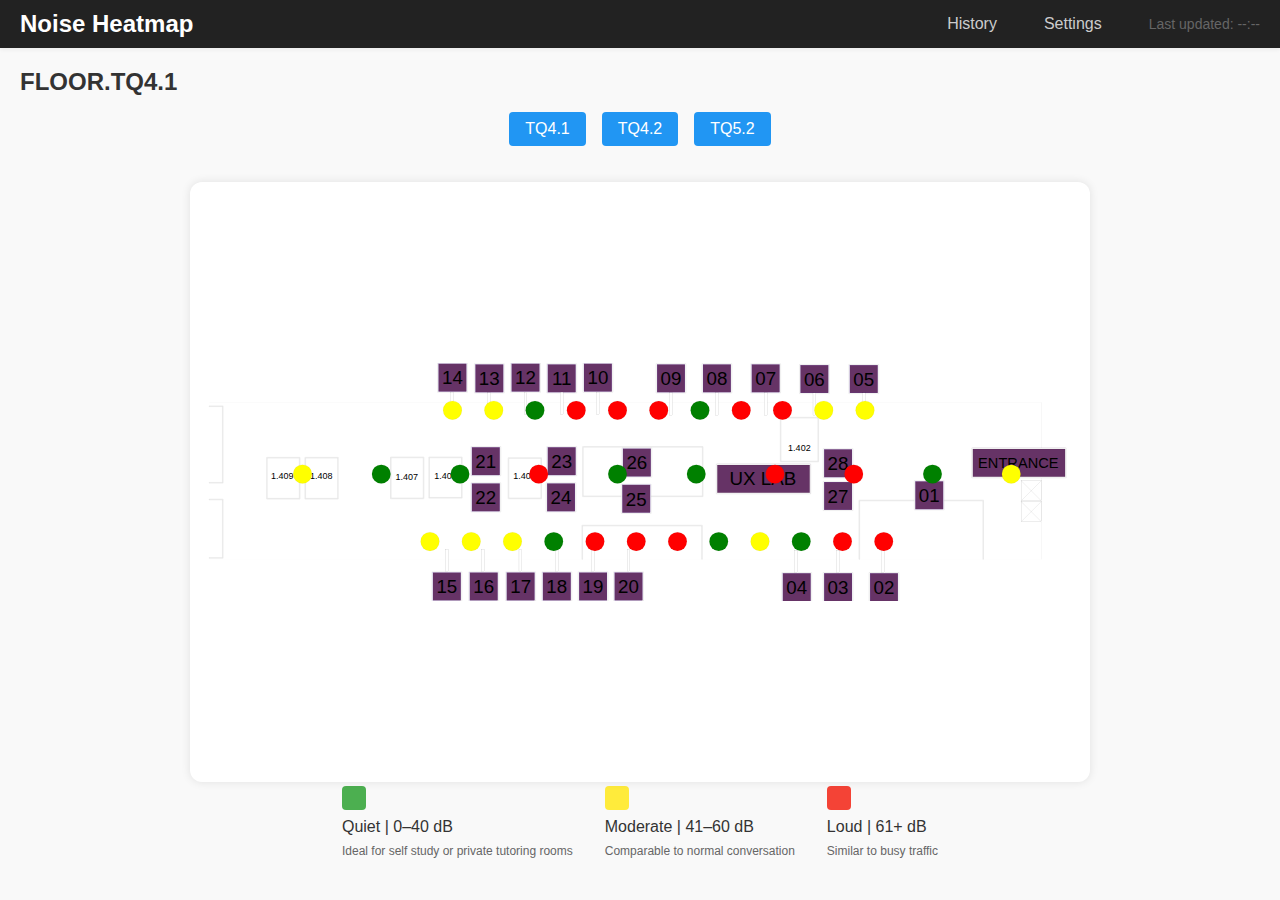
<file: TQ4.1-floor.html>
<!DOCTYPE html>
<html lang="en">
<head>
    <meta charset="UTF-8">
    <meta name="viewport" content="width=device-width, initial-scale=1.0">
    <title>TQ4.1</title>
    <link rel="stylesheet" href="./css/style.css" />
</head>
<body>
    <!-- Header -->
    <header>
      <h1>Noise Heatmap</h1>
      <div class="nav-links">
        <a href="#" id="navHistory">History</a>
        <a href="#" id="navSettings">Settings</a>
        <span id="lastUpdated">Last updated: --:--</span>
      </div>
    </header>
  
    <!-- Main Content -->
    <main>
      <h2 id="floor-title">TQ 4.1</h2>

      <div id="button-container">
        <button onclick="switchFloor('floor_TQ4.1')">TQ4.1</button>
        <button onclick="switchFloor('floor_TQ4.2')">TQ4.2</button>
        <button onclick="switchFloor('floor_TQ5.2')">TQ5.2</button>
      </div>

      <div class="layered-map-container">
        <div class="map-container">
          <div class="map-placeholder">
          <svg viewBox="0 0 2400 600" id="floorplan">
            <defs>
              <filter id="blur-filter" x="-10" y="-10" width="200" height="200">
                <feGaussianBlur in="SourceGraphic" stdDeviation="2" />
              </filter>
            </defs>
            <g id="top-row" transform="translate(100, 100)"></g>
            <g id="middle-row" transform="translate(100, 300)"></g>
            <g id="bottom-row" transform="translate(100, 500)"></g>
          </svg>
          </div>
        </div>
          <div id="floor-canvas" class="svg-container">
            <img src="./assets/floor_tq4_1.svg" alt="TQ4.1 Floor Plan" />
          </div>
      </div>
      
      <div class="legend">
        <div class="legend-item">
          <span class="legend-color quiet"></span>
          <span>Quiet | 0–40 dB</span>
          <small>Ideal for self study or private tutoring rooms</small>
        </div>
        <div class="legend-item">
          <span class="legend-color moderate"></span>
          <span>Moderate | 41–60 dB</span>
          <small>Comparable to normal conversation</small>
        </div>
        <div class="legend-item">
          <span class="legend-color loud"></span>
          <span>Loud | 61+ dB</span>
          <small>Similar to busy traffic</small>
        </div>
      </div>
    </main>
  
    <script src="./javascript/script4-1.js"></script>

    
  </body>
</html>
</file>
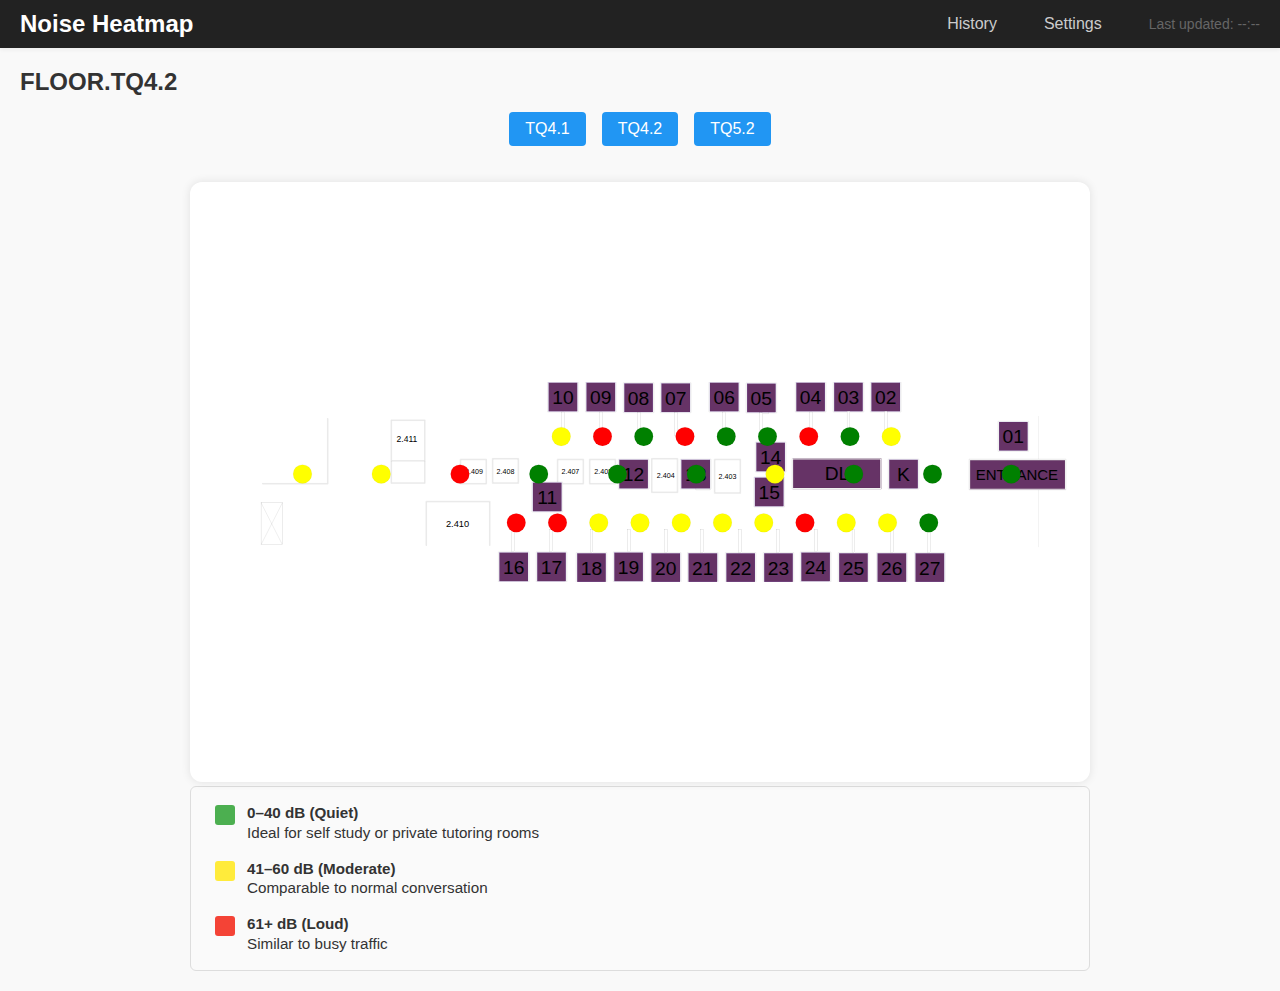
<file: TQ4.2-floor.html>
<!DOCTYPE html>
<html lang="en">
<head>
  <meta charset="UTF-8" />
  <meta name="viewport" content="width=device-width, initial-scale=1.0" />
  <title>TQ4.2</title>
  <link rel="stylesheet" href="./css/style.css" />
</head>
<body>
  <!-- Header -->
  <header>
    <h1>Noise Heatmap</h1>
    <div class="nav-links">
      <a href="#" id="navHistory">History</a>
      <a href="#" id="navSettings">Settings</a>
      <span id="lastUpdated">Last updated: --:--</span>
    </div>
  </header>

  <!-- Main Content -->
  <main>
    <h2 id="floor-title">TQ 4.2</h2>

    <div id="button-container">
      <button onclick="switchFloor('floor_TQ4.1')">TQ4.1</button>
      <button onclick="switchFloor('floor_TQ4.2')">TQ4.2</button>
      <button onclick="switchFloor('floor_TQ5.2')">TQ5.2</button>
    </div>

    <div class="layered-map-container">
      <div class="map-container">
        <div class="map-placeholder">
        <svg viewBox="0 0 2400 600" id="floorplan">
          <defs>
            <filter id="blur-filter" x="-10" y="-10" width="200" height="200">
              <feGaussianBlur in="SourceGraphic" stdDeviation="2" />
            </filter>
          </defs>
          <g id="top-row" transform="translate(100, 100)"></g>
          <g id="middle-row" transform="translate(100, 300)"></g>
          <g id="bottom-row" transform="translate(100, 500)"></g>
        </svg>
        </div>
      </div>
        <div id="floor-canvas" class="svg-container">
          <!-- SVG gets injected here -->
        </div>
    </div>

    <!-- Static Legend placed immediately beneath -->
    <div class="static-legend">
      <div class="legend-item">
        <span class="legend-color quiet"></span>
        <div class="legend-text">
          <strong>0–40 dB (Quiet)</strong><br>
          Ideal for self study or private tutoring rooms
        </div>
      </div>
      <div class="legend-item">
        <span class="legend-color moderate"></span>
        <div class="legend-text">
          <strong>41–60 dB (Moderate)</strong><br>
          Comparable to normal conversation
        </div>
      </div>
      <div class="legend-item">
        <span class="legend-color loud"></span>
        <div class="legend-text">
          <strong>61+ dB (Loud)</strong><br>
          Similar to busy traffic
        </div>
      </div>
    </div>
    
  </main>

  <script src="./javascript/script.js"></script>
</body>
</html>
</file>
<file: css/style.css>
/* Reset */
* {
    margin: 0;
    padding: 0;
    box-sizing: border-box;
  }
  
  /* Body & Layout */
  body {
    display: flex;
    flex-direction: column;
    min-height: 100vh;
    font-family: sans-serif;
    font-size: 16px;
    background: #f9f9f9;
    color: #333;
  }
  
  /* Header */
  header {
    background: #fff;
    padding: 1rem 2rem;
    display: flex;
    align-items: center;
    justify-content: space-between;
    box-shadow: 0 2px 4px rgba(0,0,0,0.05);
  }
  header h1 {
    font-size: 1.5rem;
    font-weight: 600;
  }
  .nav-links {
    display: flex;
    align-items: center;
    gap: 2rem;
  }
  .nav-links a {
    text-decoration: none;
    font-weight: 500;
    color: #333;
  }
  .nav-links a:hover {
    text-decoration: underline;
  }
  #lastUpdated {
    font-size: 0.875rem;
    color: #666;
  }
  
  /* Main Area */
  main {
    flex: 1;
    padding: 2rem;
    overflow: auto;
  }
  .title {
    text-align: center;
    font-size: 1.25rem;
    font-weight: 500;
    margin-bottom: 1.5rem;
  }
  
  /* Map Placeholder */
  .map-container {
    position: relative;
    display: flex;
    justify-content: center;
  }
  .map-placeholder {
    width: 100%;
    max-width: 900px;
    height: 500px;
    padding-top: 12rem;
  }
  
  /* Presentation Stage */
  .presentation-stage {
    position: absolute;
    top: 1.5rem;
    right: 1.5rem;
    padding: 0.5rem 1rem;
    border: 2px solid #333;
    border-radius: 0.25rem;
    background: #fff;
    font-size: 0.875rem;
  }
  
  /* Legend */
  .legend {
    display: flex;
    gap: 2rem;
    margin-top: 2rem;
    justify-content: center;
  }
  .legend-item {
    display: grid;
    align-items: center;
    gap: 0.5rem;
  }
  .legend-color {
    display: inline-block;
    width: 1.5rem;
    height: 1.5rem;
    border-radius: 0.25rem;
  }
  .legend-color.quiet {
    background: green;
  }
  .legend-color.moderate {
    background: yellow;
  }
  .legend-color.loud {
    background: red;
  }
  




  /*TQ4.2*/
.title {
  text-align: center;
  font-size: 2rem;
  margin-top: 1rem;
}

.room-circle {
  transition: fill 3s ease;
  filter: blur(1px);
  stroke: rgba(0, 0, 0, 0.1);
  stroke-width: 1;
}

.pulse-circle {
  transform-origin: center;
  transform-box: fill-box;
  opacity: 0;
  filter: blur(2px);
  pointer-events: none;
}

.pulse-circle.animate {
  animation: scaleIn 2s infinite cubic-bezier(.36, .11, .89, .32);
}

@keyframes scaleIn {
  from {
    transform: scale(.5, .5);
    opacity: .5;
  }
  to {
    transform: scale(2, 2);
    opacity: 0;
  }
}

/* The rest of your CSS goes here */
header {
  background-color: #222;
  color: white;
  padding: 10px 20px;
  display: flex;
  justify-content: space-between;
  align-items: center;
}
  
  .nav-links a {
    margin-right: 15px;
    color: #ccc;
    text-decoration: none;
  }
  
  main {
    padding: 20px;
  }
  
  .title {
    font-size: 24px;
    margin-bottom: 20px;
    text-align: center;
  }
  
  .map-container {
    display: flex;
    justify-content: center;
    margin-bottom: 20px;
  }
  
  
  
  .room {
    stroke: #333;
    stroke-width: 2;
    transition: fill 0.5s ease;
  }

  #floor-canvas.svg-container {
    background: white;
    padding: 1rem;
    border-radius: 12px;
    box-shadow: 0 0 10px rgba(0,0,0,0.1);
    min-height: 600px;
    display: flex;
    justify-content: center;
    align-items: center;
  }
  
  #floor-canvas object {
    width: 100%;
    height: auto;
    max-width: 100%;
  }

  

  /* Floor buttons */
  .floor-buttons {
    display: flex;
    justify-content: center;
    gap: 10px;
    margin-bottom: 15px;
  }
  
  .floor-buttons button {
    padding: 10px 20px;
    background-color: #2196f3;
    color: white;
    border: none;
    border-radius: 8px;
    font-weight: bold;
    cursor: pointer;
  }
  
  .floor-buttons button:hover {
    background-color: #1976d2;
  }

  /* Nav floor buttons */
  #button-container {
    display: flex;
    justify-content: center;
    gap: 1rem;                /* space between buttons */
    margin: 1rem 0;           /* vertical spacing around the group */
  }

  #button-container button {
    padding: 0.5rem 1rem;     /* comfortable hit area */
    background-color: #2196F3;/* primary blue */
    color: white;
    border: none;
    border-radius: 0.25rem;   /* slightly rounded corners */
    font-size: 1rem;
    font-weight: 500;
    cursor: pointer;
    transition: background-color 0.2s, transform 0.1s;
  }

  #button-container button:hover {
    background-color: #1976D2;/* darker on hover */
  }

  #button-container button:active {
    transform: scale(0.98);   /* subtle press effect */
  }

  #button-container button.selected {
    background-color: #1565C0;/* even darker for the active floor */
    box-shadow: 0 0 0 2px rgba(21, 101, 192, 0.5);
  }
  
  /* 1. Ensure the SVG container is a standalone block */
#floor-canvas {
  display: block;               /* full-width block */
  width: 100%;
  max-width: 900px;
  margin: 0 auto;               /* center horizontally */
  background: #fff;             /* white “canvas” behind the map */
  padding: 1rem;                
  border-radius: 8px;
  box-shadow: 0 2px 6px rgba(0,0,0,0.1);
}

/* If you’re still using <object> */
#floor-canvas object {
  width: 100%;
  height: auto;
  display: block;
  border: none;                 /* strip any default frames */
  background: transparent;
}

/* 2. Move your legend underneath by clearing floats */
.legend {
  clear: both;                  /* drop below the map container */
  margin: 1.5rem auto 0;        /* vertical spacing and centered */
  display: flex;
  justify-content: center;      
  gap: 2rem;
  max-width: 900px;             /* match map width */
}

/* 3. Polished legend box look */
.static-legend {
  display: flex;
  flex-direction: column;
  gap: 1rem;
  background: #fafafa;
  padding: 1rem 1.5rem;
  border: 1px solid #ddd;
  border-radius: 6px;
  max-width: 900px;
  margin: 1.5rem auto 0;
  font-family: sans-serif;
}

.static-legend .legend-item {
  display: flex;
  align-items: flex-start;
  gap: 0.75rem;
}

.static-legend .legend-color {
  flex-shrink: 0;
  width: 1.25rem;
  height: 1.25rem;
  border-radius: 3px;
  margin-top: 0.15rem;
}

.static-legend .legend-text {
  line-height: 1.3;
  font-size: 0.95rem;
  color: #333;
}

.legend-color.quiet    { background: #4CAF50; }
.legend-color.moderate { background: #FFEB3B; }
.legend-color.loud     { background: #F44336; }







  


  /*navigation buttons*/


  p {
    color: #555;
    max-width: 600px;
    text-align: center;
    margin-bottom: 40px;
  }

  .nav-buttons {
    display: flex;
    gap: 20px;
  }

  .nav-buttons a {
    padding: 15px 30px;
    background-color: #3498db;
    color: white;
    text-decoration: none;
    font-weight: bold;
    border-radius: 10px;
    transition: background-color 0.3s;
  }

  .nav-buttons a:hover {
    background-color: #2980b9;
  }





  .layered-map-container {
    position: relative;
    width: 100%;
    max-width: 900px;
    height: 600px;
    margin: 0 auto;
  }
  
  .map-placeholder {
    position: absolute;
    top: 0;
    left: 0;
    width: 100%;
    height: 100%;
    z-index: 2; /* ensure it's on top */
    pointer-events: none; /* so it doesn't block clicks to svg underneath */
  }
  
  .legend-item small {
    font-size: 0.75rem;
    color: #666;
  }
</file>
